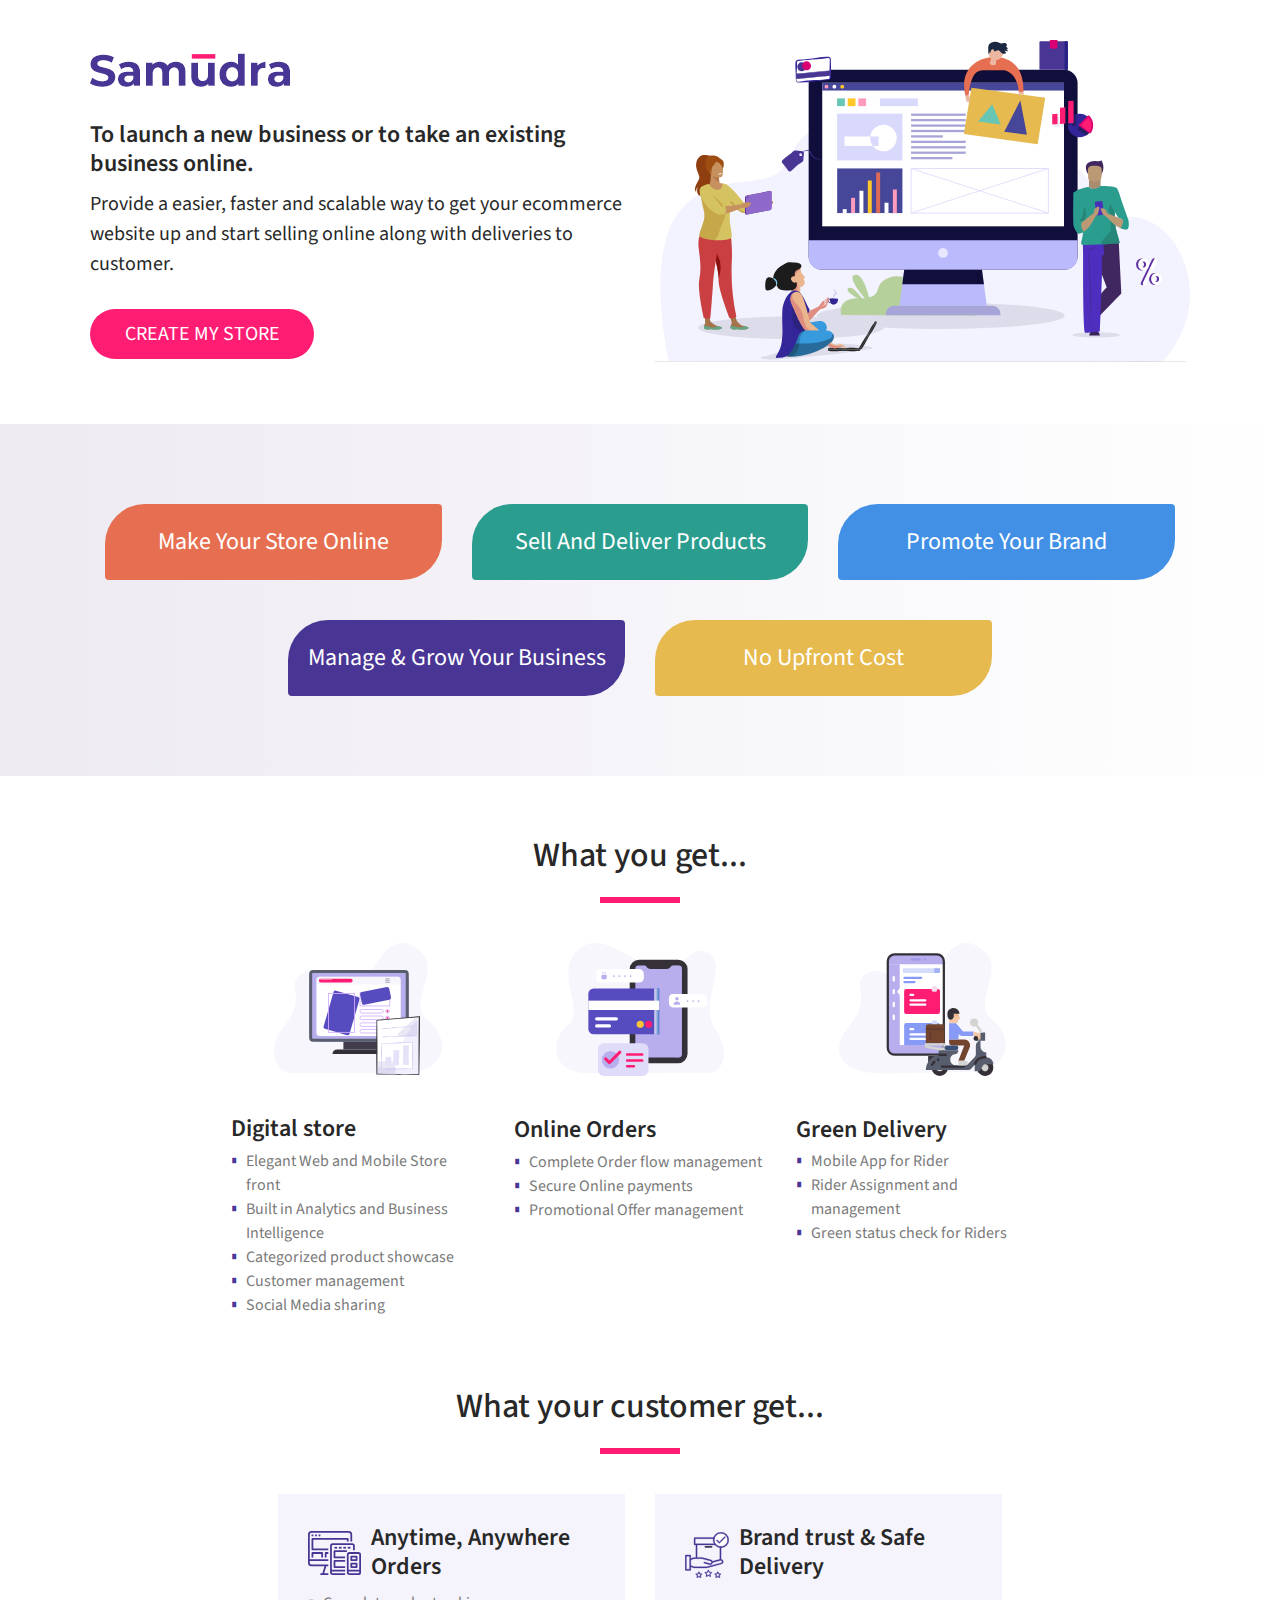
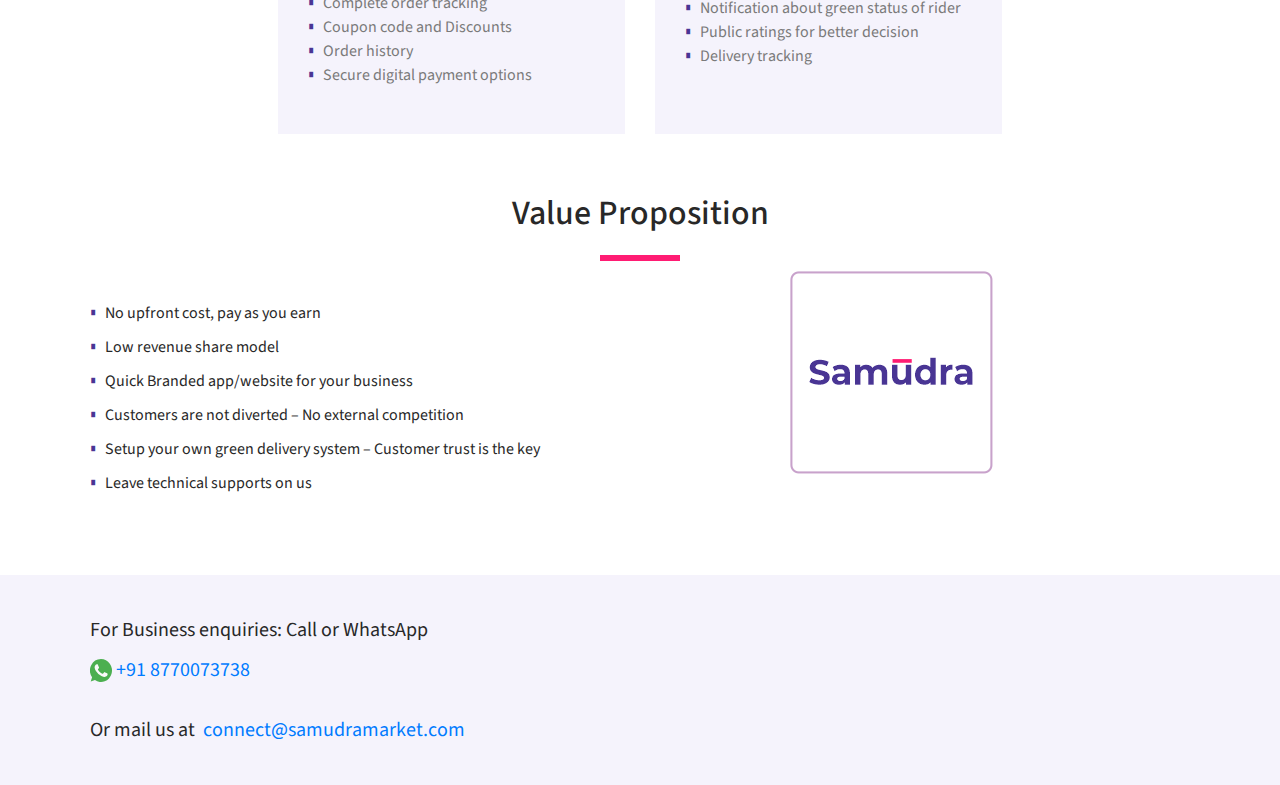
<file: Samudra/Samudra-UI/index.html>
<!doctype html>
<html>
<head>
	<title>Samudra</title>
	<meta charset="UTF-8">
	<meta name="keywords" content="ecommerce, online, products, shopping, samudra, store, food, groceries">
    <meta name="description" content="To launch a new business or to take an existing business online.  Provide a easier, faster and scalable way to get your ecommerce website up and start selling online along with deliveries to customer.">
    <meta name="author" content="Transility">
    <meta name="viewport" content="width=device-width, initial-scale=1.0">
	
	<link href="https://fonts.googleapis.com/css2?family=Source+Sans+Pro:wght@300;400;600;700;900&display=swap" rel="stylesheet">
	<link rel="stylesheet" href="resources/css/bootstrap/bootstrap.min.css">
	<link rel="icon" type="image/x-icon" sizes="16x16" href="assets/images/icon/favicon.ico">
	<link href="resources/css/style.css" rel="stylesheet">
</head>
<body>
	
	<!-- This is banner section-->		
	 <section class="banner">
		<div class="container">
			<div class="row banner-top">
             <div class="col-12 col-md-6 align-items-center">
                 <div class="banner-caption">
					<img src="assets/images/png/logo.png" class="img-fluid" alt="logo">
					<h3>To launch a new business or to take an existing business online.</h3>
					<p>Provide a easier, faster and scalable way to get your ecommerce website up and start selling online along with deliveries to customer.</p>
				    <div class="store-button">
					<a href="https://api.whatsapp.com/send?phone=+9187700 73738&text=Hi%2C+I+am+Interested+to+Create+my+store." target="_blank">Create My Store</a>	 
				    </div>
				</div>
			</div>
	
		         <div class="col-12 col-md-6">
					<div class="banner-image">
				        <img src="assets/images/svg/banner-image.svg" class="img-fluid" alt="banner">
					</div>
				</div>
		   </div>
	</div>
</section>
	
<!-- This is the tags section-->
<section class="tags attribute-section">
<div class="container">
		
	<div class="row attribute-section-row-1 tags-mr d-flex justify-content-center">
	    <div class="col-12 col-md-4 col-sm-12">
			<div class="tag-a orange-bg">Make Your Store Online</div>
		</div>
		<div class="col-12 col-md-4 col-sm-12">
			<div class="tag-a green-bg">Sell And Deliver Products</div>
		</div>
		<div class="col-12 col-md-4 col-sm-12">
			<div class="tag-a blue-bg">Promote Your Brand</div>	
		</div>			
	</div>
		<div class="row attribute-section-row-2 d-flex justify-content-center">
	      <div class="col-12 col-md-4 col-sm-12">
			<div class="tag-a purple-bg">Manage & Grow Your Business</div>
			</div>
			<div class="col-12 col-md-4 col-sm-12">
			<div class="tag-a yellow-bg">No Upfront Cost</div>
			</div>
		</div>
</div>
</section>

<!-- This is the What-you-get section-->
		
<section class="what-you-get">
	<div class="container">
	<h1>What you get...</h1>
     <div class="row wyg justify-content-center">
	    <div class="col-12 col-sm-12 col-md-3 wyg-card">
			<div class="wyg-box">
				<div class="wyg-img">
		  <img src="assets/images/svg/wyg-1.svg" class="img-fluid" alt="wyg-1">
				</div>
				<div class="wyg-content">
		  <h3 class="mt-0">Digital store</h3>
		     <ul>
                   <li>Elegant Web and Mobile Store front</li>
                   <li>Built in Analytics and Business Intelligence </li>
                   <li>Categorized product showcase</li>
			       <li>Customer management</li>
			       <li>Social Media sharing</li>
              </ul> 
					</div>
		</div>
			</div>
		 <!--<div class="col-12 col-sm-12 col-md-3 wyg-card">
		   <img src="assets/images/wyg-2.svg" class="img-fluid" alt="wyg-2">
		   <h3>Products Showcasing</h3>
		   <ul>
                   <li>Shopping cart</li>
                   <li>End User Management</li>
                   <li>Promotional Offers</li>
              </ul> 
		</div>-->
		 <div class="col-12 col-sm-12 col-md-3 wyg-card">
		   <img src="assets/images/svg/wyg-3.svg" class="img-fluid" alt="wyg-3">
		   <h3>Online Orders</h3>
		   <ul>
                   <li>Complete Order flow management</li>
                   <li>Secure Online payments</li>
                   <li>Promotional Offer management</li>
              </ul> 
		</div>
		 <div class="col-12 col-sm-12 col-md-3 wyg-card">
		   <img src="assets/images/svg/wyg-4.svg" class="img-fluid" alt="wyg-4">
		   <h3>Green Delivery</h3>
		   <ul>
                  <li>Mobile App for Rider</li>
                 <li>Rider Assignment and management </li>
			    <li>Green status check for Riders</li>  
              </ul> 	 
		</div>
	 </div>
	</div>
</section>
	
<!-- This is the What your customer get... section-->
<section class="What-your-customer-get">
<div class="container">
	<h1>What your customer get...</h1>
	<div class="row wycg justify-content-center">
	    <div class="col-md-4 col-12 col-sm-12">
			<div class="wycg-card">
			<div class="media wycg-title">
             <img class="mr-3 img-fluid" src="assets/images/svg/wycg-1.svg" alt="wycg-1">
              <div class="media-body">
                <h3 class="mt-0 wycg-heading">Anytime, Anywhere Orders  </h3>
			  </div>
             </div>
			 <ul>
                   <li>Complete order tracking</li>
				 <li> Coupon code and Discounts</li>
                   <li>Order history </li>
                   <li>Secure digital payment options </li>
              </ul>
          </div>
		</div>
		
		<!--<div class="col-md-4 col-12 col-sm-12">
			<div class="wycg-card">
			<div class="media wycg-title">
             <img class="mr-3 img-fluid" src="assets/images/wycg-2.svg" alt="wycg-2">
              <div class="media-body">
                <h3 class="mt-0">Promo coupons and ratings</h3>
              </div>
             </div>
			<ul>
                   <li>Coupon code and Discounts</li>
                     <li>Updates on products</li>
            </ul>
          </div>
		</div> -->
		
		
		<div class="col-md-4 col-12 col-sm-12 ">
			<div class="wycg-card">
			<div class="media wycg-title">
             <img class="mr-3 img-fluid" src="assets/images/svg/wycg-3.svg" alt="wycg-3">
              <div class="media-body">
                <h3 class="mt-0">Brand trust & Safe Delivery </h3>
              </div>
             </div>
			<ul>
                   <li>Notification about green status of rider </li>
                     <li>Public ratings for better decision</li>
                     <li>Delivery tracking</li>
                  </ul>
          </div>	
		</div>
	</div>	
</div>
</section>
	
<!-- How (Our Name) is better then... section-->
<section class="our-name">
<div class="container">
	<h1>Value Proposition</h1>
	<div class="row">
		 <div class="col-12 col-md-6 col-sm-12 our-name-left">
			<ul>
                   <li>No upfront cost, pay as you earn</li>
                     <li>Low revenue share model </li>
                     <li>Quick Branded app/website for your business  </li>
					 <li>Customers are not diverted – No external competition </li>
				<li>Setup your own green delivery system – Customer trust is the key</li>
					 <li>Leave technical supports on us</li>
				
				
			 </ul>	 
		</div>
		
		<div class="col-12 col-md-6 col-sm-12">
			<div class="brand-logo img-fluid"><img src="assets/images/png/brand.png" alt="brand-logo"></div>
			</div>
           
         </div>
	</div>	
</div>
</section>
	
<!-- footer section-->
<footer>
	<div class="container">
		<div class="row justify-content-between align-items-center">
		 <div class="col-auto footer-left">
			 <div class="footer-whtsap">
			<p>For Business  enquiries: Call or WhatsApp</p>
				 <a href="https://api.whatsapp.com/send?phone=+9187700 73738&text=Hi%2C+I+am+interested+to+Create+my+Store." target="_blank">
			<img src="assets/images/svg/whatsapp.svg" alt="whatsapp">&nbsp;<span>+91 8770073738</span></a>
<br><br> Or mail us at &nbsp;<a href="mailto:connect@samudramarket.com?subject=I am interested to Create my Store.">connect@samudramarket.com </a>
            </div>
	    </div>
			
		<div class="col-auto footer-right">
	<!--	<p>Let us reach you:</p>
			<form>
				<label for="phone"></label>
                <input type="tel" id="phone" name="phone" class="phone-number" placeholder="Enter Mobile Number" pattern="[0-9]{3}-[0-9]{3}-[0-9]{4}" maxlength="10">
				<button type="button" class="send-btn">Send</button>
			</form> -->
         </div>
		</div>
	</div>
</footer>

</body>
</html>
</file>
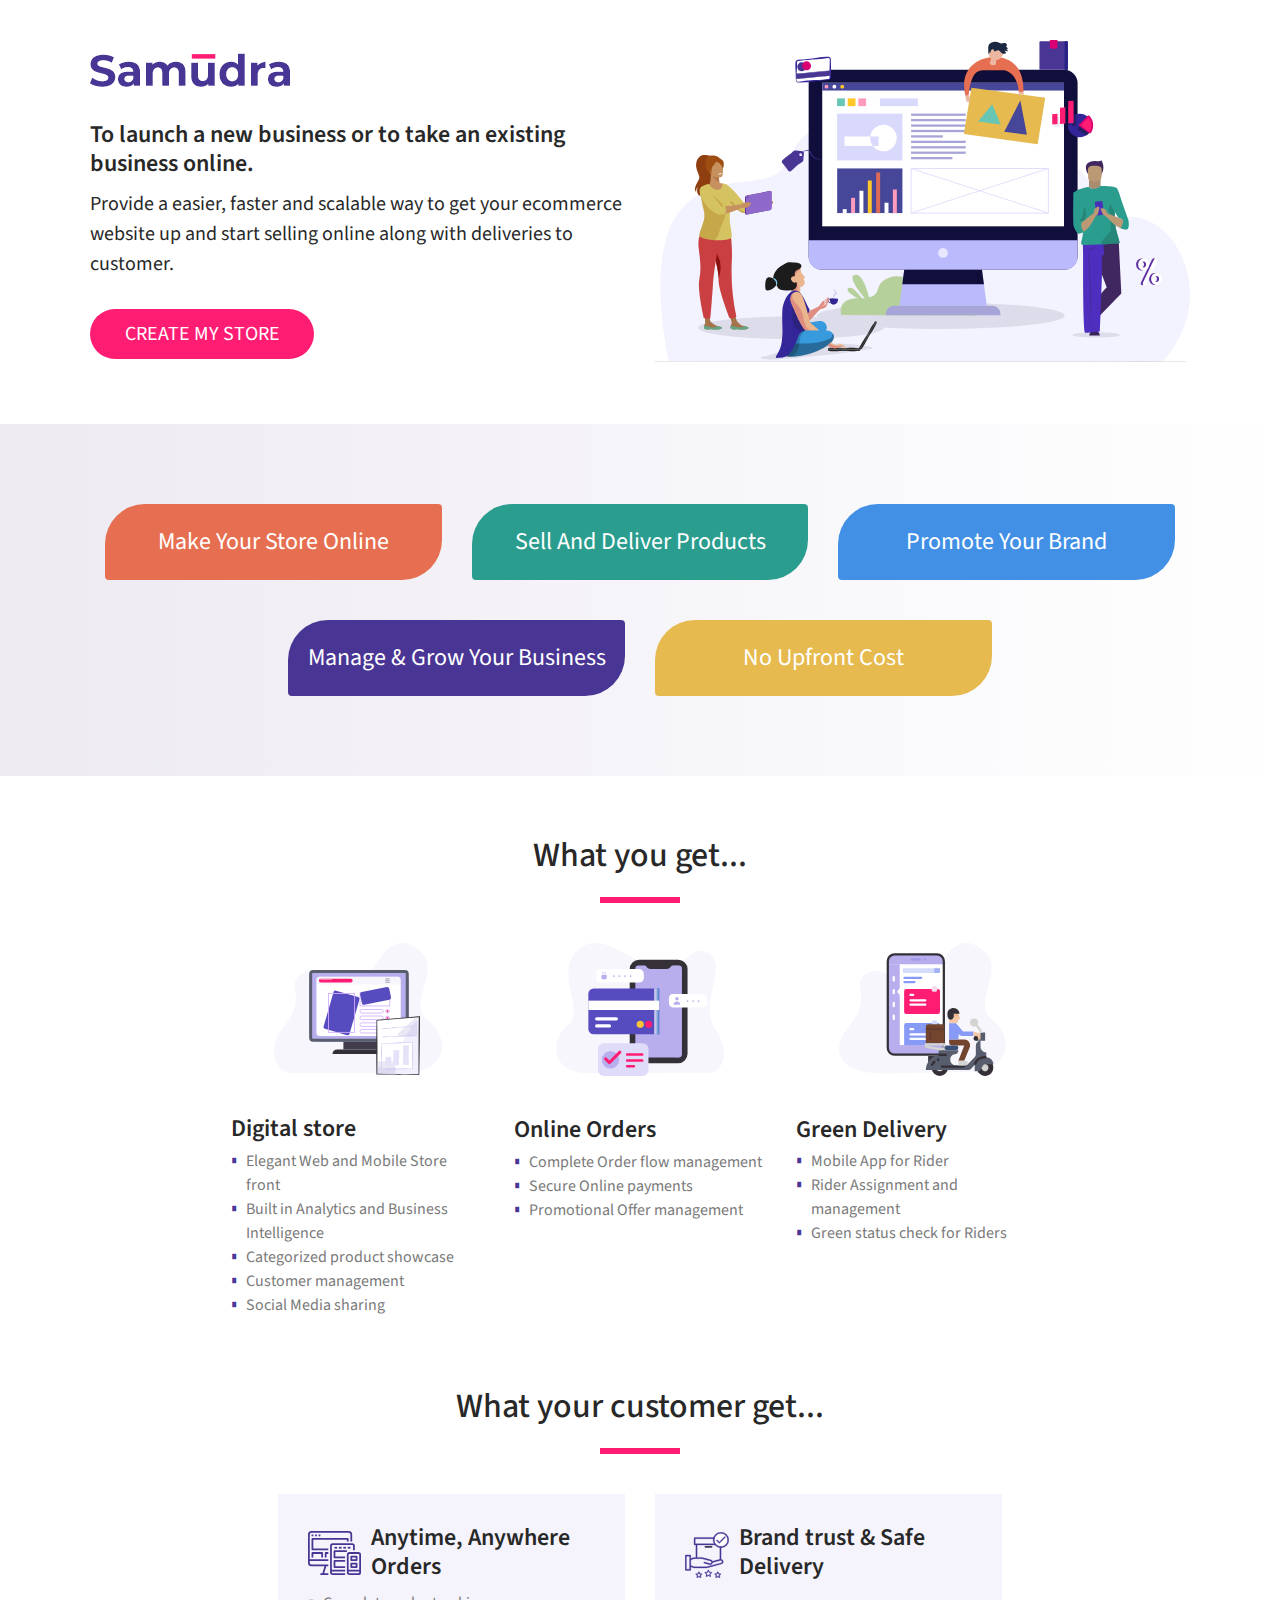
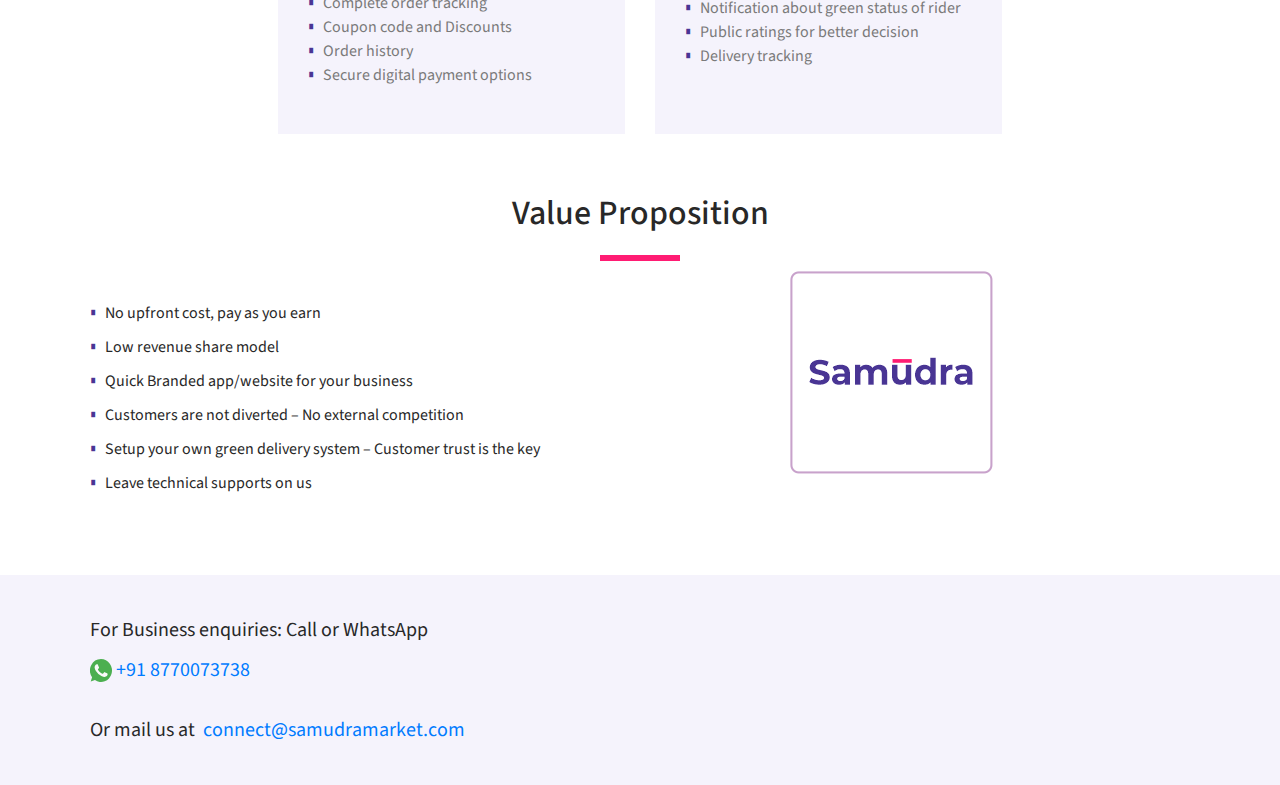
<file: index-landing.html>
<!doctype html>
<html>
<head>
	<title>Samudra</title>
	<meta charset="UTF-8">
	<meta name="keywords" content="ecommerce, online, products, shopping, samudra, store, food, groceries">
    <meta name="description" content="To launch a new business or to take an existing business online.  Provide a easier, faster and scalable way to get your ecommerce website up and start selling online along with deliveries to customer.">
    <meta name="author" content="Transility">
    <meta name="viewport" content="width=device-width, initial-scale=1.0">
	
	<link href="https://fonts.googleapis.com/css2?family=Source+Sans+Pro:wght@300;400;600;700;900&display=swap" rel="stylesheet">
	<link rel="stylesheet" href="assets/css/bootstrap/bootstrap.min.css">
	<link rel="icon" type="image/x-icon" sizes="16x16" href="assets/images/landing-page/ico/favicon.ico">
	<link href="assets/css/landing-style.css" rel="stylesheet">
</head>
<body>
	
	<!-- This is banner section-->		
	 <section class="banner">
		<div class="container">
			<div class="row banner-top">
             <div class="col-12 col-md-6 align-items-center">
                 <div class="banner-caption">
					<img src="assets/images/landing-page/png/logo.png" class="img-fluid" alt="logo">
					<h3>To launch a new business or to take an existing business online.</h3>
					<p>Provide a easier, faster and scalable way to get your ecommerce website up and start selling online along with deliveries to customer.</p>
				    <div class="store-button">
					<a href="https://api.whatsapp.com/send?phone=+9187700 73738&text=Hi%2C+I+am+Interested+to+Create+my+store." target="_blank">Create My Store</a>	 
				    </div>
				</div>
			</div>
	
		         <div class="col-12 col-md-6">
					<div class="banner-image">
				        <img src="assets/images/landing-page/svg/banner-image.svg" class="img-fluid" alt="banner">
					</div>
				</div>
		   </div>
	</div>
</section>
	
<!-- This is the tags section-->
<section class="tags attribute-section">
<div class="container">
		
	<div class="row attribute-section-row-1 tags-mr d-flex justify-content-center">
	    <div class="col-12 col-md-4 col-sm-12">
			<div class="tag-a orange-bg">Make Your Store Online</div>
		</div>
		<div class="col-12 col-md-4 col-sm-12">
			<div class="tag-a green-bg">Sell And Deliver Products</div>
		</div>
		<div class="col-12 col-md-4 col-sm-12">
			<div class="tag-a blue-bg">Promote Your Brand</div>	
		</div>			
	</div>
		<div class="row attribute-section-row-2 d-flex justify-content-center">
	      <div class="col-12 col-md-4 col-sm-12">
			<div class="tag-a purple-bg">Manage & Grow Your Business</div>
			</div>
			<div class="col-12 col-md-4 col-sm-12">
			<div class="tag-a yellow-bg">No Upfront Cost</div>
			</div>
		</div>
</div>
</section>

<!-- This is the What-you-get section-->
		
<section class="what-you-get">
	<div class="container">
	<h1>What you get...</h1>
     <div class="row wyg justify-content-center">
	    <div class="col-12 col-sm-12 col-md-3 wyg-card">
			<div class="wyg-box">
				<div class="wyg-img">
		  <img src="assets/images/landing-page/svg/wyg-1.svg" class="img-fluid" alt="wyg-1">
				</div>
				<div class="wyg-content">
		  <h3 class="mt-0">Digital store</h3>
		     <ul>
                   <li>Elegant Web and Mobile Store front</li>
                   <li>Built in Analytics and Business Intelligence </li>
                   <li>Categorized product showcase</li>
			       <li>Customer management</li>
			       <li>Social Media sharing</li>
              </ul> 
					</div>
		</div>
			</div>
		 <!--<div class="col-12 col-sm-12 col-md-3 wyg-card">
		   <img src="assets/images/wyg-2.svg" class="img-fluid" alt="wyg-2">
		   <h3>Products Showcasing</h3>
		   <ul>
                   <li>Shopping cart</li>
                   <li>End User Management</li>
                   <li>Promotional Offers</li>
              </ul> 
		</div>-->
		 <div class="col-12 col-sm-12 col-md-3 wyg-card">
		   <img src="assets/images/landing-page/svg/wyg-3.svg" class="img-fluid" alt="wyg-3">
		   <h3>Online Orders</h3>
		   <ul>
                   <li>Complete Order flow management</li>
                   <li>Secure Online payments</li>
                   <li>Promotional Offer management</li>
              </ul> 
		</div>
		 <div class="col-12 col-sm-12 col-md-3 wyg-card">
		   <img src="assets/images/landing-page/svg/wyg-4.svg" class="img-fluid" alt="wyg-4">
		   <h3>Green Delivery</h3>
		   <ul>
                  <li>Mobile App for Rider</li>
                 <li>Rider Assignment and management </li>
			    <li>Green status check for Riders</li>  
              </ul> 	 
		</div>
	 </div>
	</div>
</section>
	
<!-- This is the What your customer get... section-->
<section class="What-your-customer-get">
<div class="container">
	<h1>What your customer get...</h1>
	<div class="row wycg justify-content-center">
	    <div class="col-md-4 col-12 col-sm-12">
			<div class="wycg-card">
			<div class="media wycg-title">
             <img class="mr-3 img-fluid" src="assets/images/landing-page/svg/wycg-1.svg" alt="wycg-1">
              <div class="media-body">
                <h3 class="mt-0 wycg-heading">Anytime, Anywhere Orders  </h3>
			  </div>
             </div>
			 <ul>
                   <li>Complete order tracking</li>
				 <li> Coupon code and Discounts</li>
                   <li>Order history </li>
                   <li>Secure digital payment options </li>
              </ul>
          </div>
		</div>
		
		<!--<div class="col-md-4 col-12 col-sm-12">
			<div class="wycg-card">
			<div class="media wycg-title">
             <img class="mr-3 img-fluid" src="assets/images/wycg-2.svg" alt="wycg-2">
              <div class="media-body">
                <h3 class="mt-0">Promo coupons and ratings</h3>
              </div>
             </div>
			<ul>
                   <li>Coupon code and Discounts</li>
                     <li>Updates on products</li>
            </ul>
          </div>
		</div> -->
		
		
		<div class="col-md-4 col-12 col-sm-12 ">
			<div class="wycg-card">
			<div class="media wycg-title">
             <img class="mr-3 img-fluid" src="assets/images/landing-page/svg/wycg-3.svg" alt="wycg-3">
              <div class="media-body">
                <h3 class="mt-0">Brand trust & Safe Delivery </h3>
              </div>
             </div>
			<ul>
                   <li>Notification about green status of rider </li>
                     <li>Public ratings for better decision</li>
                     <li>Delivery tracking</li>
                  </ul>
          </div>	
		</div>
	</div>	
</div>
</section>
	
<!-- How (Our Name) is better then... section-->
<section class="our-name">
<div class="container">
	<h1>Value Proposition</h1>
	<div class="row">
		 <div class="col-12 col-md-6 col-sm-12 our-name-left">
			<ul>
                   <li>No upfront cost, pay as you earn</li>
                     <li>Low revenue share model </li>
                     <li>Quick Branded app/website for your business  </li>
					 <li>Customers are not diverted – No external competition </li>
				<li>Setup your own green delivery system – Customer trust is the key</li>
					 <li>Leave technical supports on us</li>
				
				
			 </ul>	 
		</div>
		
		<div class="col-12 col-md-6 col-sm-12">
			<div class="brand-logo img-fluid"><img src="assets/images/landing-page/png/brand.png" alt="brand-logo"></div>
			</div>
           
         </div>
	</div>	
</div>
</section>
	
<!-- footer section-->
<footer>
	<div class="container">
		<div class="row justify-content-between align-items-center">
		 <div class="col-auto footer-left">
			 <div class="footer-whtsap">
			<p>For Business  enquiries: Call or WhatsApp</p>
				 <a href="https://api.whatsapp.com/send?phone=+9187700 73738&text=Hi%2C+I+am+interested+to+Create+my+Store." target="_blank">
			<img src="assets/images/landing-page/svg/whatsapp.svg" alt="whatsapp">&nbsp;<span>+91 8770073738</span></a>
<br><br> Or mail us at &nbsp;<a href="mailto:connect@samudramarket.com?subject=I am interested to Create my Store.">connect@samudramarket.com </a>
            </div>
	    </div>
			
		<div class="col-auto footer-right">
	<!--	<p>Let us reach you:</p>
			<form>
				<label for="phone"></label>
                <input type="tel" id="phone" name="phone" class="phone-number" placeholder="Enter Mobile Number" pattern="[0-9]{3}-[0-9]{3}-[0-9]{4}" maxlength="10">
				<button type="button" class="send-btn">Send</button>
			</form> -->
         </div>
		</div>
	</div>
</footer>

</body>
</html>
</file>
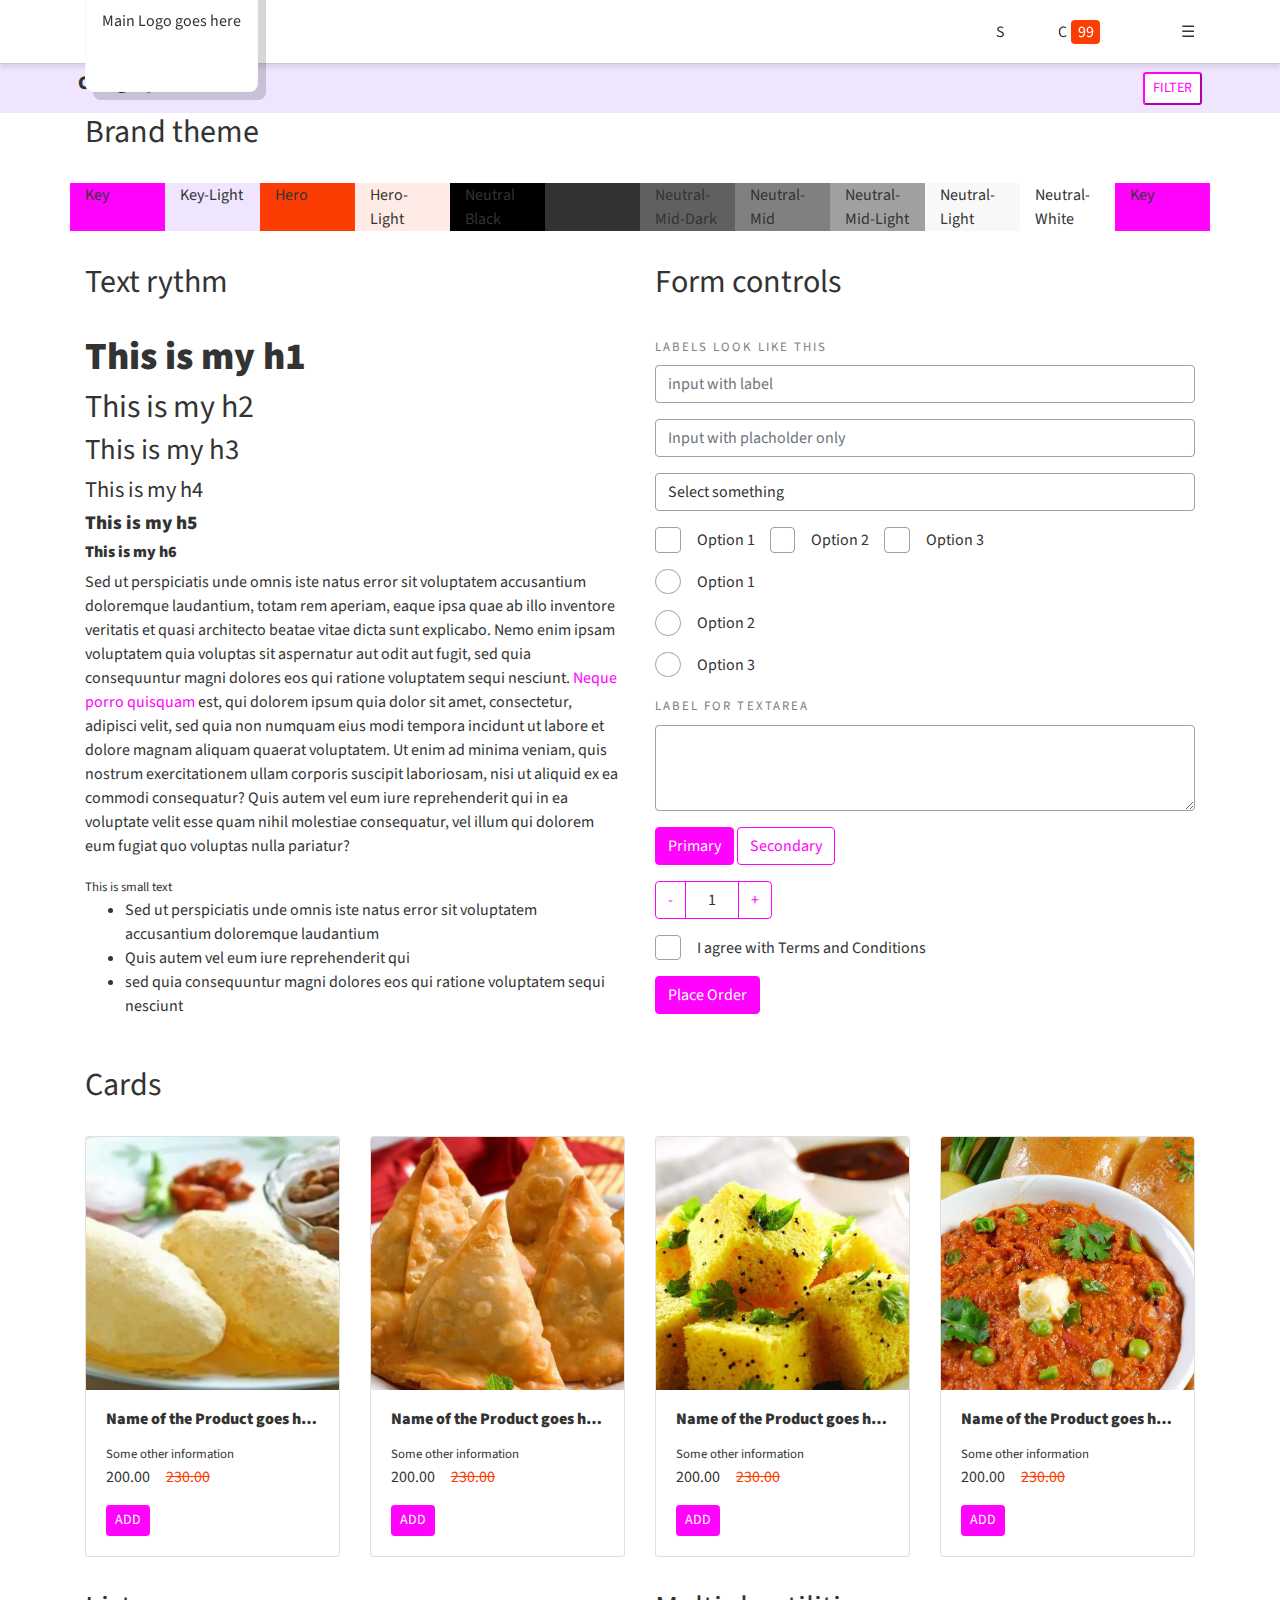
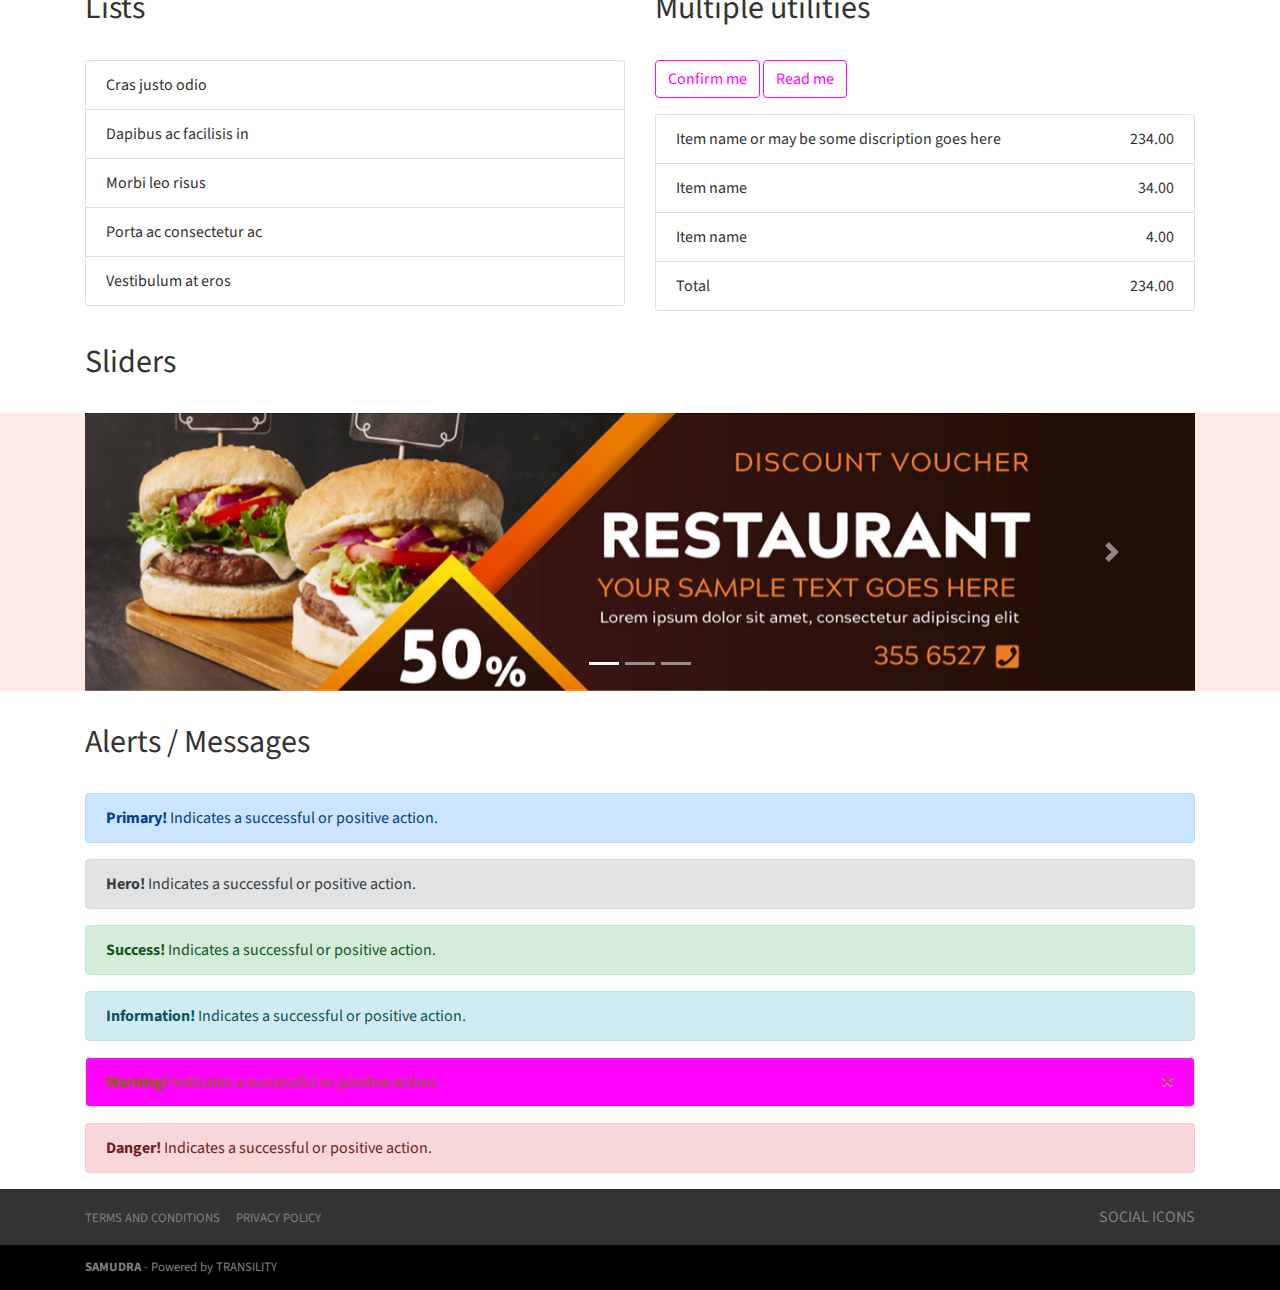
<file: Whitelabel/Whitelabel-UI/catalog.html>
<!doctype html>
<html>
<head>
<meta charset="utf-8">
<meta name="viewport" content="width=device-width, initial-scale=1.0">
<title>Catalog</title>
<link href="resources/css/bootstrap/bootstrap.min.css" rel="stylesheet" type="text/css">
<link href="resources/css/odms.css" rel="stylesheet" type="text/css">
<script src="resources/js/jquery/jquery-3.4.1.min.js"></script>
<script src="resources/js/bootstrap/bootstrap.min.js"></script>
<script src="resources/js/odms.js"></script>
</head>
<body>

	<!--Header-->
	<header>
	<div class="container">
		<div class="brander">Main Logo goes here</div>
	<div class="row">
		<div class="col-xl-9 col-lg-9 col-md-6 col-sm-4 col-xs-4 col-4"><div class="logo"></div></div>
		<div class="col-xl-1 col-lg-1 col-md-2 col-sm-2 col-xs-2 col-2 align-items-center" align="right"><div>S</div></div>
		<div class="col-xl-1 col-lg-1 col-md-2 col-sm-4 col-xs-4 col-4" align="right"><div>C<span class="badge ml-1">99</span></div></div>
		<div class="col-xl-1 col-lg-1 col-md-2 col-sm-2 col-xs-2 col-2" align="right"><div id="hamburger">&#9776;</div></div>
	</div>
	</div>
	</header>
	<div class="skin-key">
	<div class="container p-2">
	<div class="row">
		<div class="col-xl-10 col-lg-10 col-md-10 col-sm-8 col-xs-8 col-8 align-items-center"><h5>Category name</h5></div>
		<div class="col-xl-2 col-lg-2 col-md-2 col-sm-4 col-xs-4 col-4 text-right"><button class="btn-secondary btn-sm">FILTER</button></div>
	</div>
	</div>
	</div>
	<div class="container page">
	<!------------------------------------------------>	
	
	<!--Brand-->
	<div class="segment">	
	<h2 class="segment-title">Brand theme</h2>
	<div class="row">
		<div class="col-xl-1 col-lg-1 col-md-1 col-sm-1 col-xs-1 col-1" style="background-color:var(--key-color); ">Key</div>
		<div class="col-xl-1 col-lg-1 col-md-1 col-sm-1 col-xs-1 col-1" style="background-color:var(--key-light);">Key-Light</div>		
		<div class="col-xl-1 col-lg-1 col-md-1 col-sm-1 col-xs-1 col-1" style="background-color:var(--hero-color);">Hero</div>
		<div class="col-xl-1 col-lg-1 col-md-1 col-sm-1 col-xs-1 col-1" style="background-color:var(--hero-light);">Hero-Light</div>		
		<div class="col-xl-1 col-lg-1 col-md-1 col-sm-1 col-xs-1 col-1" style="background-color:var(--neutral-black);">Neutral Black</div>
		<div class="col-xl-1 col-lg-1 col-md-1 col-sm-1 col-xs-1 col-1" style="background-color:var(--neutral-dark);">Neutral Dark</div>
		<div class="col-xl-1 col-lg-1 col-md-1 col-sm-1 col-xs-1 col-1" style="background-color:var(--neutral-mid-dark);">Neutral-Mid-Dark</div>
		<div class="col-xl-1 col-lg-1 col-md-1 col-sm-1 col-xs-1 col-1" style="background-color:var(--neutral-mid);">Neutral-Mid</div>
		<div class="col-xl-1 col-lg-1 col-md-1 col-sm-1 col-xs-1 col-1" style="background-color:var(--neutral-mid-light);">Neutral-Mid-Light</div>
		<div class="col-xl-1 col-lg-1 col-md-1 col-sm-1 col-xs-1 col-1" style="background-color:var(--neutral-light);">Neutral-Light</div>
		<div class="col-xl-1 col-lg-1 col-md-1 col-sm-1 col-xs-1 col-1" style="background-color:var(--neutral-white);">Neutral-White</div>
		<div class="col-xl-1 col-lg-1 col-md-1 col-sm-1 col-xs-1 col-1" style="background-color:var(--key-color);">Key</div>		
	</div>
	</div>		
	
<div class="row segment">
<div class="col-xl-6 col-lg-6 col-md-6 col-sm-12 col-xs-12 col-12">
	<!--Typerythm-->
	<h2 class="segment-title">Text rythm</h2>		
	<h1>This is my h1</h1>
	<h2>This is my h2</h2>
	<h3>This is my h3</h3>
	<h4>This is my h4</h4>
	<h5>This is my h5</h5>
	<h6>This is my h6</h6>
	<p>
		Sed ut perspiciatis unde omnis iste natus error sit voluptatem accusantium doloremque laudantium, totam rem aperiam, eaque ipsa quae ab illo inventore veritatis et quasi architecto beatae vitae dicta sunt explicabo. Nemo enim ipsam voluptatem quia voluptas sit aspernatur aut odit aut fugit, sed quia consequuntur magni dolores eos qui ratione voluptatem sequi nesciunt. <a href="">Neque porro quisquam</a> est, qui dolorem ipsum quia dolor sit amet, consectetur, adipisci velit, sed quia non numquam eius modi tempora incidunt ut labore et dolore magnam aliquam quaerat voluptatem. Ut enim ad minima veniam, quis nostrum exercitationem ullam corporis suscipit laboriosam, nisi ut aliquid ex ea commodi consequatur? Quis autem vel eum iure reprehenderit qui in ea voluptate velit esse quam nihil molestiae consequatur, vel illum qui dolorem eum fugiat quo voluptas nulla pariatur?
	</p>
	<small>This is small text</small>
	<ul>
		<li>Sed ut perspiciatis unde omnis iste natus error sit voluptatem accusantium doloremque laudantium</li>
		<li>Quis autem vel eum iure reprehenderit qui</li>
		<li>sed quia consequuntur magni dolores eos qui ratione voluptatem sequi nesciunt</li>
	</ul>	

</div>
<div class="col-xl-6 col-lg-6 col-md-6 col-sm-12 col-xs-12 col-12">
	<!--Forms-->
	<h2 class="segment-title">Form controls</h2>
		
	<label for="inputext">Labels Look like this</label>
    <input type="text" class="form-control" id="" placeholder="input with label" aria-describedby="">
		
    <input type="text" class="form-control" id="" placeholder="Input with placholder only" aria-describedby="">		
	
    <select class="form-control" id="">
      <option>Select something</option>		
      <option>1</option>
      <option>2</option>
      <option>3</option>
      <option>4</option>
      <option>5</option>
    </select>
		
		
	<div class="form-check-inline">
  		<label class="form-check-label">
    	<input type="checkbox" value="">Option 1
  		</label>
	</div>
	<div class="form-check-inline">
  		<label class="form-check-label">
    	<input type="checkbox" value="">Option 2
  		</label>
	</div>
	<div class="form-check-inline">
  		<label class="form-check-label">
    	<input type="checkbox" value="" disabled>Option 3
  		</label>
	</div>		
	
	<div class="form-check">
  		<label class="form-check-label">
    	<input type="radio" name="optradio">Option 1
  		</label>
	</div>
	<div class="form-check">
  		<label class="form-check-label">
    	<input type="radio" name="optradio">Option 2
  		</label>
	</div>
	<div class="form-check">
  		<label class="form-check-label">
    	<input type="radio" name="optradio" disabled>Option 3
  		</label>
	</div>
	
    <label for="Texarea">Label for Textarea</label>
    <textarea class="form-control" id="Texarea" rows="3"></textarea>
		
	<div class="group">
	<button type="button" class="btn btn-primary">Primary</button>
	<button type="button" class="btn btn-secondary">Secondary</button>
	</div>
		
	<div class="input-group quantifier group">
		<div class="input-group-prepend"><button type="button" class="btn btn-secondary">-</button></div>
		<input type="text" class="form-control text-center" value="1" id="quantity" aria-describedby="">
		<div class="input-group-append"><button type="button" class="btn btn-secondary">+</button></div>
	</div> 
	
	<div class="group">
		<div class="form-check">
  		<label class="form-check-label">
    	<input type="checkbox" value="checked">I agree with Terms and Conditions
  		</label>
		</div>
		<button class="btn btn-primary d-block">Place Order</button>
	</div>

</div>
</div>		
		
	<!--Components-->		
		
	<h2 class="segment-title">Cards</h2>	
		
	<div class="row segment">
	<div class="col-xl-3 col-lg-3 col-md-3 col-sm-4 col-xs-6 col-6">
	<div class="card">
  	<img src="assets/images/cms/products/png/p1.png" class="card-img-top" alt="...">
  	<div class="card-body">
    <h6 class="card-title text-truncate">Name of the Product goes here amn trimmed</h6>
	<small>Some other information</small>
    <p class="card-text">200.00<del>230.00</del></p>
	<button type="button" class="btn btn-primary btn-sm">ADD</button>
  	</div>
	</div>
	</div>
		
	<div class="col-xl-3 col-lg-3 col-md-3 col-sm-4 col-xs-6 col-6">
	<div class="card">
  	<img src="assets/images/cms/products/png/p2.png" class="card-img-top" alt="...">
  	<div class="card-body">
    <h6 class="card-title text-truncate">Name of the Product goes here amn trimmed</h6>
	<small>Some other information</small>
    <p class="card-text">200.00<del>230.00</del></p>
	<button type="button" class="btn btn-primary btn-sm">ADD</button>
  	</div>
	</div>
	</div>
		
	<div class="col-xl-3 col-lg-3 col-md-3 col-sm-4 col-xs-6 col-6">
	<div class="card">
  	<img src="assets/images/cms/products/png/p3.png" class="card-img-top" alt="...">
  	<div class="card-body">
    <h6 class="card-title text-truncate">Name of the Product goes here amn trimmed</h6>
    <small>Some other information</small>
	<p class="card-text">200.00<del>230.00</del></p>
	<button type="button" class="btn btn-primary btn-sm">ADD</button>
  	</div>
	</div>
	</div>
		
	<div class="col-xl-3 col-lg-3 col-md-3 col-sm-4 col-xs-6 col-6">
	<div class="card">
  	<img src="assets/images/cms/products/png/p4.png" class="card-img-top" alt="...">
  	<div class="card-body">
    <h6 class="card-title text-truncate">Name of the Product goes here amn trimmed</h6>
	<small>Some other information</small>
	<p class="card-text">200.00<del>230.00</del></p>
	<button type="button" class="btn btn-primary btn-sm">ADD</button>
  	</div>
	</div>
	</div>		
		
	</div>
		
<div class="row segment">
<div class="col-xl-6 col-lg-6 col-md-6 col-sm-12 col-xs-12 col-12">
	<h2 class="segment-title">Lists</h2>
	<ul class="list-group">
  	<li class="list-group-item">Cras justo odio</li>
  	<li class="list-group-item">Dapibus ac facilisis in</li>
  	<li class="list-group-item">Morbi leo risus</li>
  	<li class="list-group-item">Porta ac consectetur ac</li>
  	<li class="list-group-item">Vestibulum at eros</li>
	</ul>	
</div>
	
<div class="col-xl-6 col-lg-6 col-md-6 col-sm-12 col-xs-12 col-12">
	<h2 class="segment-title">Multiple utilities</h2>
	<div class="group">
	<button type="button" class="btn btn-secondary" data-toggle="modal" data-target="#confirms">Confirm me</button>	
	<button type="button" class="btn btn-secondary" data-toggle="modal" data-target="#legals">Read me</button>
	</div>
	
	<div class="list-group">
	<li class="list-group-item"><span>Item name or may be some discription goes here</span><span class="float-right text-right text-nowrap">234.00</span></li>
	<li class="list-group-item"><span>Item name</span><span class="float-right text-right text-nowrap">34.00</span></li>
	<li class="list-group-item"><span>Item name</span><span class="float-right text-right text-nowrap">4.00</span></li>
	<li class="list-group-item"><span>Total</span><span class="float-right text-right text-nowrap">234.00</span></li>
	</div>
	
</div>	
</div>		
	
	<h2 class="segment-title">Sliders</h2>
	</div>
	<div class="skin-hero segment">
	<div class="container">
	<div id="carouselExampleIndicators" class="carousel slide" data-ride="carousel">
  	<ol class="carousel-indicators">
    <li data-target="#carouselExampleIndicators" data-slide-to="0" class="active"></li>
    <li data-target="#carouselExampleIndicators" data-slide-to="1"></li>
    <li data-target="#carouselExampleIndicators" data-slide-to="2"></li>
  	</ol>
  	<div class="carousel-inner">
    <div class="carousel-item active">
      <img src="assets/images/cms/carousel/png/1.png" class="d-block w-100" alt="...">
    </div>
    <div class="carousel-item">
      <img src="assets/images/cms/carousel/png/2.png" class="d-block w-100" alt="...">
    </div>
    <div class="carousel-item">
      <img src="assets/images/cms/carousel/png/3.png" class="d-block w-100" alt="...">
    </div>
  	</div>
  	<a class="carousel-control-prev" href="#carouselExampleIndicators" role="button" data-slide="prev">
    <span class="carousel-control-prev-icon" aria-hidden="true"></span>
    <span class="sr-only">Previous</span>
  	</a>
  	<a class="carousel-control-next" href="#carouselExampleIndicators" role="button" data-slide="next">
    <span class="carousel-control-next-icon" aria-hidden="true"></span>
    <span class="sr-only">Next</span>
  	</a>
	</div>	
	</div>
	</div>
	
	<div class="container">	
	<h2 class="segment-title">Alerts / Messages</h2>
		
	<div class="alert alert-primary">
  	<strong>Primary!</strong> Indicates a successful or positive action.
	</div>
		
	<div class="alert alert-secondary">
  	<strong>Hero!</strong> Indicates a successful or positive action.
	</div>
		
	<div class="alert alert-success">
  	<strong>Success!</strong> Indicates a successful or positive action.
	</div>
		
	<div class="alert alert-info">
  	<strong>Information!</strong> Indicates a successful or positive action.
	</div>
		
	<div class="alert alert-warning alert-dismissible fade show">
  	<strong>Warning!</strong> Indicates a successful or positive action.
	<button type="button" class="close" data-dismiss="alert" aria-label="Close"><span aria-hidden="true">&times;</span></button>
	</div>
		
	<div class="alert alert-danger">
  	<strong>Danger!</strong> Indicates a successful or positive action.
	</div>		
	
</div>	
		
	<!------------------------------------------------>

	<!--Footer-->
	<footer>
		<div id="footer-business"><div class="container">
			<div class="row">
			<div class="col-xl-8 col-lg-8 col-md-8 col-sm-12 col-xs-12 col-12">
			<div class="d-inline small"><a href="" data-toggle="modal" data-target="#legals">Terms and Conditions</a></div>
			<div class="d-inline small"><a href="" data-toggle="modal" data-target="#legals">Privacy Policy</a></div>
			</div>
			<div class="col-xl-4 col-lg-4 col-md-4 col-sm-12 col-xs-12 col-12">
			<div align="right">Social icons</div>
			</div>		
			</div>			
		</div></div>
		<div id="footer-odms"><div class="container">
			<div class="row"><div class="col-12 small"><b>SAMUDRA</b> - Powered by <a href="">TRANSILITY</a></div></div>
		</div></div>
	</footer>
	
	
	<!--Modal-->
	<div class="modal" tabindex="-1" role="dialog" id="confirms" data-backdrop="static">
  	<div class="modal-dialog modal-dialog-centered"><div class="modal-content">
	<h4>Would you like to close this message now?</h4>
	<div class="modal-footer">
	<button type="button" class="btn btn-primary" data-dismiss="modal">Yes</button>
	<button type="button" class="btn btn-secondary" data-dismiss="modal">No</button>	
	</div>
    </div></div>
	</div>
	
	<div class="modal" tabindex="-1" role="dialog" id="legals">
  	<div class="modal-dialog modal-dialog-scrollable"><div class="modal-content">
		<h4>Read me</h4>
	<div class="modal-body">
		<p>Sed ut perspiciatis unde omnis iste natus error sit voluptatem accusantium doloremque laudantium, totam rem aperiam, eaque ipsa quae ab illo inventore veritatis et quasi architecto beatae vitae dicta sunt explicabo. Nemo enim ipsam voluptatem quia voluptas sit aspernatur aut odit aut fugit, sed quia consequuntur magni dolores eos qui ratione voluptatem sequi nesciunt. Neque porro quisquam est, qui dolorem ipsum quia dolor sit amet, consectetur, adipisci velit, sed quia non numquam eius modi tempora incidunt ut labore et dolore magnam aliquam quaerat voluptatem. Ut enim ad minima veniam, quis nostrum exercitationem ullam corporis suscipit laboriosam, nisi ut aliquid ex ea commodi consequatur? Quis autem vel eum iure reprehenderit qui in ea voluptate velit esse quam nihil molestiae consequatur, vel illum qui dolorem eum fugiat quo voluptas nulla pariatur?</p>
		<p>Sed ut perspiciatis unde omnis iste natus error sit voluptatem accusantium doloremque laudantium, totam rem aperiam, eaque ipsa quae ab illo inventore veritatis et quasi architecto beatae vitae dicta sunt explicabo. Nemo enim ipsam voluptatem quia voluptas sit aspernatur aut odit aut fugit, sed quia consequuntur magni dolores eos qui ratione voluptatem sequi nesciunt. Neque porro quisquam est, qui dolorem ipsum quia dolor sit amet, consectetur, adipisci velit, sed quia non numquam eius modi tempora incidunt ut labore et dolore magnam aliquam quaerat voluptatem. Ut enim ad minima veniam, quis nostrum exercitationem ullam corporis suscipit laboriosam, nisi ut aliquid ex ea commodi consequatur? Quis autem vel eum iure reprehenderit qui in ea voluptate velit esse quam nihil molestiae consequatur, vel illum qui dolorem eum fugiat quo voluptas nulla pariatur?</p>		
	</div>
	<div class="modal-footer">
	<button type="button" class="btn btn-secondary" data-dismiss="modal">Close</button>	
	</div>
    </div></div>
	</div>	
	
	<!--Sidebar-->
	<div class="drawer">
		<div>
		<span id="closemenu">CLSOE</span>
		</div>
		<div id="usermenu">
		<ul class="list-group">
		<li class="list-group-item">Brand logo</li>	
  		<li class="list-group-item">9898787656</li>
  		<li class="list-group-item"><a href="">Profile</a></li>
  		<li class="list-group-item"><a href="">Orders</a></li>
  		<li class="list-group-item"><a href="">Wallet</a></li>
  		<li class="list-group-item"><a href="">More</a></li>
		</ul>
		</div>
	</div>	
	
</body>
</html>
</file>
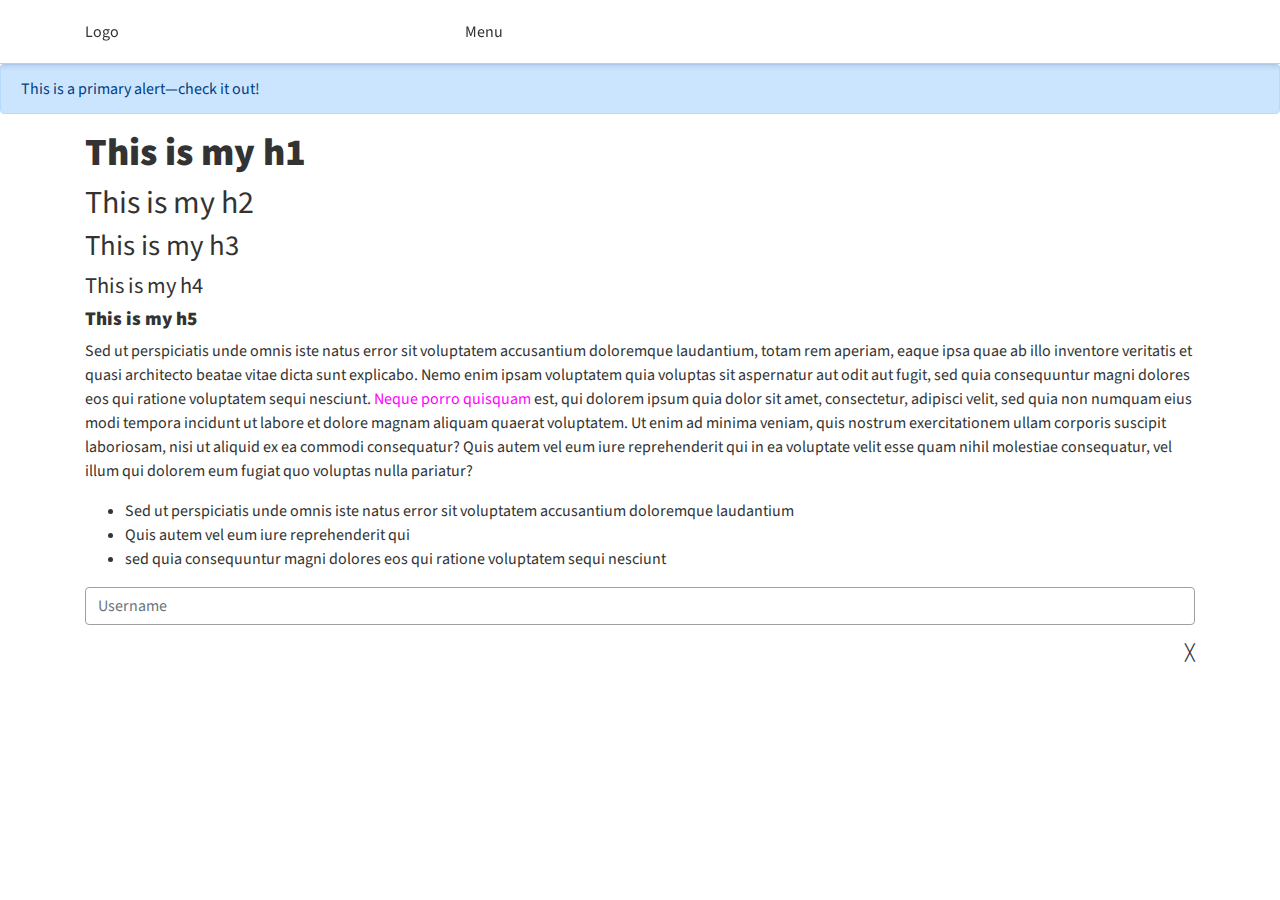
<file: Whitelabel/Whitelabel-UI/theming.html>
<!doctype html>
<html>
<head>
<meta charset="utf-8">
<meta name="viewport" content="width=device-width, initial-scale=1.0">
<title>Sai</title>
<link href="resources/css/bootstrap/bootstrap.min.css" rel="stylesheet" type="text/css">
<link href="resources/css/odms.css" rel="stylesheet" type="text/css">
<script src="resources/js/jquery/jquery-3.4.1.min.js"></script>
<script src="resources/js/bootstrap/bootstrap.min.js"></script>
<script src="resources/js/odms.js"></script>
</head>
<body>

	<!--Header-->
	<header>
	<div class="container">
	<div class="row">
		<div class="col-xl-4 col-lg-4 col-md-4 col-sm-8 col-xs-8 col-8">
		<div>Logo</div>
		</div>
		<div class="col-xl-8 col-lg-8 col-md-8 col-sm-4 col-xs-4 col-4">
		<div>Menu</div>
		</div>			
	</div>
	</div>
	</header>
	
	<div class="alert alert-primary" role="alert">This is a primary alert—check it out!</div>
	
	<div class="container">


	<!--Typerythm-->
	<h1>This is my h1</h1>
	<h2>This is my h2</h2>
	<h3>This is my h3</h3>
	<h4>This is my h4</h4>
	<h5>This is my h5</h5>
	<p>
		Sed ut perspiciatis unde omnis iste natus error sit voluptatem accusantium doloremque laudantium, totam rem aperiam, eaque ipsa quae ab illo inventore veritatis et quasi architecto beatae vitae dicta sunt explicabo. Nemo enim ipsam voluptatem quia voluptas sit aspernatur aut odit aut fugit, sed quia consequuntur magni dolores eos qui ratione voluptatem sequi nesciunt. <a href="">Neque porro quisquam</a> est, qui dolorem ipsum quia dolor sit amet, consectetur, adipisci velit, sed quia non numquam eius modi tempora incidunt ut labore et dolore magnam aliquam quaerat voluptatem. Ut enim ad minima veniam, quis nostrum exercitationem ullam corporis suscipit laboriosam, nisi ut aliquid ex ea commodi consequatur? Quis autem vel eum iure reprehenderit qui in ea voluptate velit esse quam nihil molestiae consequatur, vel illum qui dolorem eum fugiat quo voluptas nulla pariatur?
	</p>
	<ul>
		<li>Sed ut perspiciatis unde omnis iste natus error sit voluptatem accusantium doloremque laudantium</li>
		<li>Quis autem vel eum iure reprehenderit qui</li>
		<li>sed quia consequuntur magni dolores eos qui ratione voluptatem sequi nesciunt</li>
	</ul>
	
	<!--Forms-->
		
	<input type="text" class="form-control" placeholder="Username" aria-label="Username" aria-describedby="basic-addon1">		
	
	<!--Fotoer-->
	<footer>
	<div id="footer1">
		<div class="container">
		<div class="row"> 
		</div>
		</div>
	</div>
	</footer>
	
	<!--Sidebar-->
	<div class="sidebar" id="sidebar">
		<div class="text-right"><span id="closemenu">&#9587;</span></div>
		<div id="header-mobilelinks"></div>
	</div>

</body>
</html>
</file>
<file: Samudra/Samudra-UI/resources/css/style.css>
*{
	margin: 0;
    padding: 0;
    box-sizing: border-box;
	}
html
 	{
 	font-size:10px; 
	}
h1{
	font-size: 3.4rem;
	text-align: center;
	margin-top:6rem;
}
h1:after
  {
	content:"";
	display:block;
	width:80px;
	border-top: 6px solid #FF1C73;
	margin:2rem 0 4rem 0;
	margin-left: auto;
	margin-right:auto;
  }
h3
  {
	font-size:2.4rem;
	font-weight: 600;
	
  }
p{
	font-size:2rem;
}
ul{
	font-size:1.6rem;
	color:#7A7A7A;
	
}
ul li::before {
  content: "\220E";
  color: #493594;
  font-weight: bold;
  display: inline-block;
  width: 1em;
  font-size:10px;
  position: absolute;
    left: 0;
    top: 4px;
}
li{
	list-style-type: none;
	position: relative;
    padding-left: 15px;
}


@media(max-width: 1200px){
	html{
		font-size:12px;
	}}
@media(max-width: 1100px){
	html{
		font-size:8px;
	}}
@media(max-width: 992px){
	html{
		font-size:8px;
	}}
@media(max-width: 768px){
	html{
		font-size:6.5px;
	}}
@media(max-width: 576px){
	html{
		font-size:7px;
	}}	

body
 	{
    font-family: 'Source Sans Pro', sans-serif;
    color: #282828;
    font-size: 1rem;
 	}
.container
 	{
 	width: 1140px;
    margin-left: auto;
    margin-right: auto;
    max-width: 100%;
    padding-left: 2rem;
    padding-right: 2rem;
 	}
img{
	max-width:100%;
	}

.banner-top
   {
	margin-top:4rem;
   }

.banner-caption h3
 	{
	margin-top: 2rem;
    }
.banner-caption p
    {
	margin-top: 1rem;
	
    }
.banner-image img
{
	display: block;
    width: 100%;
    max-width: 100%;
}

.store-button
  {
  background-color: #FF1C73;
  border-radius: 28px;
  padding: 10px;
  text-align: center;
  font-size: 2rem;
  text-transform:uppercase;
  max-width:100%;
  width:22.4rem;
  margin-top:3rem;
  }

.store-button a
  {
	text-decoration: none;
	color:white;
   }
.attribute-section
{  
  background-color: #F6F6F8;
  background-image: linear-gradient(to right, #EDEAF2, white);
	margin:6rem 0 0 0;
	padding:4rem 0 4rem 0;
}

/*.tags
 	{
 	background-color: #F6F6F8;
    background-size: cover;
    background-image: url("../images/tags_bg.jpg");
    background-repeat: no-repeat;
    background-position: center center;
	margin:6rem 0 0 0;
	padding:4rem 0 4rem 0;
		
    }*/
.tags .row
  {
	margin:4rem 0 4rem 0;
  }


.tags 
  {
  font-size: 2.4rem;
  color:white;
  text-decoration: none;
  }
.tags .tag-a 
  {
	background-color: #E76F51;
	border-radius: 40px 4px 40px 4px;
    padding: 2rem 1rem;
	
	max-width: 390px;
	width:100%;
	text-align: center;
	
  }

.tags .orange-bg
  {
	background-color: #E76F51;
  }
.tags .green-bg
  {
	background-color:#2A9D8F;
  }
.tags .blue-bg
  {
	background-color:#4190E6;
  }
.tags .purple-bg
  {
	background-color:#493594;
    margin: 0 auto;
  }
.tags .yellow-bg
  {
	background-color:#E6BA4E;
  }
	
.wyg img
  {
	margin: 0 auto 4rem;
    display: block;
    text-align: center;
  }



.wyg img:hover
  {
	position: relative;
    top: -4px;
    transition: .3s ease-in-out;
  }

.wycg .wycg-card
  {
	background-color: #F5F3FC;
	padding:3rem;
	min-height: 24rem;
  }



.wycg-title{
	align-items: center;
	margin-bottom: 1rem;
}
.wycg-heading{
	display: flex;
	align-content: center;
	margin-bottom:0;
	
}


.our-name-left ul
{
	
	color:#282828;	

}

.our-name-left ul li
{
	padding-bottom: 1rem;
}



.brand-logo
{
	position: relative;
    z-index: 99;
	margin-left: 13.5rem;
	margin-top: -3rem;
	transition: all 0.3s ease-in-out;
}


.brand-logo:hover
 {
	    transform: scale(1.1);
 }
.other-brand-logo img
{
	margin-top: -15rem;
}


footer
{
	background: #F5F3FC;
	font-size: 2rem;
	margin-top:6rem;
	padding: 4rem 0 4rem 0;
}
.footer-whtsap a
{
	text-decoration: none;
	
}

.footer-whtsap a spam
{
	padding-left: 1rem;
	font-weight: 600;
	color:#282828;
}
.phone-number{
  
  border:0.5px solid #7A7A7A;
  border-radius: 28px;
  padding: 10px;
  text-align: left;
  font-size: 1.4rem;
  max-width: 100%;
  width:30rem;
 
}


.send-btn
{
  background-color: #FF1C73;
  border-radius: 28px;
  border:none;
  padding: 10px;
  text-align: center;
  font-size: 1.6rem;
  color:white;
  text-transform:uppercase;
  max-width: 100%;
  width:10rem;
  margin-left:1rem;
 
}
@media(max-width: 1024px){
	.brand-logo img{
	 width:100%;
	 max-width:20rem;
     margin:2rem 0 0 0	 
	}
	.other-brand-logo img{
     margin-top: -16rem;
	}
}
@media (max-width: 768px) {
	.wycg .wycg-card {
	  min-height:180px;
	 
	}
	.wycg-card ul{
	 margin-top:1.5rem;
		 font-size:2rem;
	}
	.our-name-left ul{
	 font-size:2rem;
	}
	 .other-brand-logo img{
     margin-top: -20rem;
	}
	 .our-name .row{
	margin-left:1rem;
	}
	 .brand-logo img{
	 width:100%;
	 max-width:20rem;
     margin:2rem 0 0 0	 
	}
	.other-brand-logo img{
     margin-top: -16rem;
	}
	
}

@media (max-width: 576px) {
	.banner-caption img{
		width:15rem;
	}
	.banner-image {
	 margin-top:4rem;
	}
	.store-button {
	 padding: 8px;
	 margin-top:3rem;
	}
	.tags .row {
	 margin:0;
	}
	.tags .tag-a {
	 margin-bottom:2rem;
	}
	.wyg img {
	 margin: 0 auto 1.6rem;
	}
	.wyg-card {
	 margin-bottom:4rem;
	}
	.wyg-card:last-child{
		margin-bottom:0rem !important;
	}
	.wyg .wyg-card h3{
		
		text-align: center;
	}
	.wyg-card ul{
	max-width: 180px;
    margin: 0 auto;
	}
	
	.wyg p {
	font-size:2rem;
	}
	
	.wycg .wycg-card {
	 min-height:inherit;
	 margin-bottom: 2rem;
	}
	 .wycg-card ul{
	 margin-top:1.5rem;
		 font-size:2rem;
	}
	 .our-name-left ul{
	 font-size:2rem;
	}
	.our-name .row{
	 margin-right: 0px !important;
    margin-left: 0px !important;
	}
	 .brand-logo{
	 width:100%;
	}
	.other-brand-logo img{
     margin-top: -16rem;
	}
	.footer-whtsap{
     max-width:100%;
		 display:block;
		 margin:0 auto; 
	}
	.footer-right, .footer-left{
     margin-top: 4rem;
		 max-width:100%;
		 display:block;
		 margin:0 auto; 
		 text-align: center;
		 
	}
	.footer-right{
		margin-top:2rem;
	}
}
@media (max-width: 375px) {
	 .brand-logo{
	 width:100%;
		
	}
	 .other-brand-logo img{
     margin-top: -14rem;
	}
	.footer-right{
		margin-top:2rem;
	}
}
</file>
<file: assets/css/landing-style.css>
*{
	margin: 0;
    padding: 0;
    box-sizing: border-box;
	}
html
 	{
 	font-size:10px; 
	}
h1{
	font-size: 3.4rem;
	text-align: center;
	margin-top:6rem;
}
h1:after
  {
	content:"";
	display:block;
	width:80px;
	border-top: 6px solid #FF1C73;
	margin:2rem 0 4rem 0;
	margin-left: auto;
	margin-right:auto;
  }
h3
  {
	font-size:2.4rem;
	font-weight: 600;
	
  }
p{
	font-size:2rem;
}
ul{
	font-size:1.6rem;
	color:#7A7A7A;
	
}
ul li::before {
  content: "\220E";
  color: #493594;
  font-weight: bold;
  display: inline-block;
  width: 1em;
  font-size:10px;
  position: absolute;
    left: 0;
    top: 4px;
}
li{
	list-style-type: none;
	position: relative;
    padding-left: 15px;
}


@media(max-width: 1200px){
	html{
		font-size:12px;
	}}
@media(max-width: 1100px){
	html{
		font-size:8px;
	}}
@media(max-width: 992px){
	html{
		font-size:8px;
	}}
@media(max-width: 768px){
	html{
		font-size:6.5px;
	}}
@media(max-width: 576px){
	html{
		font-size:7px;
	}}	

body
 	{
    font-family: 'Source Sans Pro', sans-serif;
    color: #282828;
    font-size: 1rem;
 	}
.container
 	{
 	width: 1140px;
    margin-left: auto;
    margin-right: auto;
    max-width: 100%;
    padding-left: 2rem;
    padding-right: 2rem;
 	}
img{
	max-width:100%;
	}

.banner-top
   {
	margin-top:4rem;
   }

.banner-caption h3
 	{
	margin-top: 2rem;
    }
.banner-caption p
    {
	margin-top: 1rem;
	
    }
.banner-image img
{
	display: block;
    width: 100%;
    max-width: 100%;
}

.store-button
  {
  background-color: #FF1C73;
  border-radius: 28px;
  padding: 10px;
  text-align: center;
  font-size: 2rem;
  text-transform:uppercase;
  max-width:100%;
  width:22.4rem;
  margin-top:3rem;
  }

.store-button a
  {
	text-decoration: none;
	color:white;
   }
.attribute-section
{  
  background-color: #F6F6F8;
  background-image: linear-gradient(to right, #EDEAF2, white);
	margin:6rem 0 0 0;
	padding:4rem 0 4rem 0;
}

/*.tags
 	{
 	background-color: #F6F6F8;
    background-size: cover;
    background-image: url("../images/tags_bg.jpg");
    background-repeat: no-repeat;
    background-position: center center;
	margin:6rem 0 0 0;
	padding:4rem 0 4rem 0;
		
    }*/
.tags .row
  {
	margin:4rem 0 4rem 0;
  }


.tags 
  {
  font-size: 2.4rem;
  color:white;
  text-decoration: none;
  }
.tags .tag-a 
  {
	background-color: #E76F51;
	border-radius: 40px 4px 40px 4px;
    padding: 2rem 1rem;
	
	max-width: 390px;
	width:100%;
	text-align: center;
	
  }

.tags .orange-bg
  {
	background-color: #E76F51;
  }
.tags .green-bg
  {
	background-color:#2A9D8F;
  }
.tags .blue-bg
  {
	background-color:#4190E6;
  }
.tags .purple-bg
  {
	background-color:#493594;
    margin: 0 auto;
  }
.tags .yellow-bg
  {
	background-color:#E6BA4E;
  }
	
.wyg img
  {
	margin: 0 auto 4rem;
    display: block;
    text-align: center;
  }



.wyg img:hover
  {
	position: relative;
    top: -4px;
    transition: .3s ease-in-out;
  }

.wycg .wycg-card
  {
	background-color: #F5F3FC;
	padding:3rem;
	min-height: 24rem;
  }



.wycg-title{
	align-items: center;
	margin-bottom: 1rem;
}
.wycg-heading{
	display: flex;
	align-content: center;
	margin-bottom:0;
	
}


.our-name-left ul
{
	
	color:#282828;	

}

.our-name-left ul li
{
	padding-bottom: 1rem;
}



.brand-logo
{
	position: relative;
    z-index: 99;
	margin-left: 13.5rem;
	margin-top: -3rem;
	transition: all 0.3s ease-in-out;
}


.brand-logo:hover
 {
	    transform: scale(1.1);
 }
.other-brand-logo img
{
	margin-top: -15rem;
}


footer
{
	background: #F5F3FC;
	font-size: 2rem;
	margin-top:6rem;
	padding: 4rem 0 4rem 0;
}
.footer-whtsap a
{
	text-decoration: none;
	
}

.footer-whtsap a spam
{
	padding-left: 1rem;
	font-weight: 600;
	color:#282828;
}
.phone-number{
  
  border:0.5px solid #7A7A7A;
  border-radius: 28px;
  padding: 10px;
  text-align: left;
  font-size: 1.4rem;
  max-width: 100%;
  width:30rem;
 
}


.send-btn
{
  background-color: #FF1C73;
  border-radius: 28px;
  border:none;
  padding: 10px;
  text-align: center;
  font-size: 1.6rem;
  color:white;
  text-transform:uppercase;
  max-width: 100%;
  width:10rem;
  margin-left:1rem;
 
}
@media(max-width: 1024px){
	.brand-logo img{
	 width:100%;
	 max-width:20rem;
     margin:2rem 0 0 0	 
	}
	.other-brand-logo img{
     margin-top: -16rem;
	}
}
@media (max-width: 768px) {
	.wycg .wycg-card {
	  min-height:180px;
	 
	}
	.wycg-card ul{
	 margin-top:1.5rem;
		 font-size:2rem;
	}
	.our-name-left ul{
	 font-size:2rem;
	}
	 .other-brand-logo img{
     margin-top: -20rem;
	}
	 .our-name .row{
	margin-left:1rem;
	}
	 .brand-logo img{
	 width:100%;
	 max-width:20rem;
     margin:2rem 0 0 0	 
	}
	.other-brand-logo img{
     margin-top: -16rem;
	}
	
}

@media (max-width: 576px) {
	.banner-caption img{
		width:15rem;
	}
	.banner-image {
	 margin-top:4rem;
	}
	.store-button {
	 padding: 8px;
	 margin-top:3rem;
	}
	.tags .row {
	 margin:0;
	}
	.tags .tag-a {
	 margin-bottom:2rem;
	}
	.wyg img {
	 margin: 0 auto 1.6rem;
	}
	.wyg-card {
	 margin-bottom:4rem;
	}
	.wyg-card:last-child{
		margin-bottom:0rem !important;
	}
	.wyg .wyg-card h3{
		
		text-align: center;
	}
	.wyg-card ul{
	max-width: 180px;
    margin: 0 auto;
	}
	
	.wyg p {
	font-size:2rem;
	}
	
	.wycg .wycg-card {
	 min-height:inherit;
	 margin-bottom: 2rem;
	}
	 .wycg-card ul{
	 margin-top:1.5rem;
		 font-size:2rem;
	}
	 .our-name-left ul{
	 font-size:2rem;
	}
	.our-name .row{
	 margin-right: 0px !important;
    margin-left: 0px !important;
	}
	 .brand-logo{
	 width:100%;
	}
	.other-brand-logo img{
     margin-top: -16rem;
	}
	.footer-whtsap{
     max-width:100%;
		 display:block;
		 margin:0 auto; 
	}
	.footer-right, .footer-left{
     margin-top: 4rem;
		 max-width:100%;
		 display:block;
		 margin:0 auto; 
		 text-align: center;
		 
	}
	.footer-right{
		margin-top:2rem;
	}
}
@media (max-width: 375px) {
	 .brand-logo{
	 width:100%;
		
	}
	 .other-brand-logo img{
     margin-top: -14rem;
	}
	.footer-right{
		margin-top:2rem;
	}
}
</file>
<file: Whitelabel/Whitelabel-UI/resources/css/odms.css>
@charset "utf-8";
/* ODMS CSS Document */

/* BASE COLORS AND FONTS*/
@import url('https://fonts.googleapis.com/css2?family=Source+Sans+Pro:ital,wght@0,300;0,400;0,900;1,400&display=swap');
:root {
  	--key-color: rgb(255, 3, 252);
  	--key-light: rgba(94, 3, 252, 0.1);
	--key-hover: #b30059;
	--key-focus: #ff4da6;
	--hero-color: rgb(252, 61, 3);
	--hero-light: rgba(252, 61, 3, 0.1);
	--neutral-black: #000000;	
	--neutral-dark: #333333;
	--neutral-mid-dark: #606060;	
	--neutral-mid: #808080;
	--neutral-mid-light: #A0A0A0;	
	--neutral-light: #F8F8F8;
	--neutral-white: #ffffff;	
}

/*FOUNDATION*/
body{ font-family: 'Source Sans Pro', sans-serif; font-size: 16px; color: var(--neutral-dark); padding-top: 4em;}

/*TYPERYTHM*/
label:not(.form-check-label){font-weight:400; font-size: 0.8em; color: var(--neutral-mid); text-transform: uppercase; letter-spacing: 0.16em;}
h1{font-weight: 900; font-size: 2.4em;}
h2{font-weight: 400; font-size: 2em;}
h3{font-weight: 400; font-size: 1.8em;}
h4{font-weight: 400; font-size: 1.4em;}
h5{font-weight: 900; font-size: 1.2em;}
h6{font-weight: 900; font-size: 1em;}
p{font-weight: 400; font-size: 1em;}
ul>li, li{}
small{font-weight:400; font-size: 0.8em;}
del{margin: 0 1em; color: var(--hero-color); word-break: keep-all;}
a:hover{text-decoration: none;}

/*VISUAL FEEDBACK*/
a{color:var(--key-color);}
a:hover{color:var(--key-hover);}
input[type=text]:focus{border-color: var(--key-color);}

/*LAYER MODELS*/
.drawer{z-index: 101;}
.brander{z-index: 100;}
header{z-index: 99;}
.page, footer{z-index: 98;}

/*SPACES*/
.form-check, .form-check-inline, .form-control, .group{margin-bottom: 1em;}

/*COMPONENTS*/
header{
	display: flex;
	align-items: center;
	box-sizing: border-box;
	box-shadow: 0px 4px 4px rgba(0, 0, 0, 0.08);
	position: fixed;
	width: 100%;
	height: 4em;
	top: 0px;
	background-color:var(--neutral-white);
	border-bottom: 1px solid #ccc;
}
#footer-business{
	box-sizing: border-box;
	width: 100%;
	padding: 1em 0;
	background-color:var(--neutral-dark);
	color: var(--neutral-mid);
	text-transform: uppercase;
}
#footer-odms{
	box-sizing: border-box;
	width: 100%;
	padding: 0.8em 0;	
	background-color:var(--neutral-black);
	color: var(--neutral-mid);	
}
.drawer{
	box-sizing: border-box;
	position: fixed;
	right:0px;
	top:0px;
	height: 100vh;
	width: 100%; max-width: 20em;
	background-color: var(--neutral-white);
	display:none;
	transition: 4s;
	color:var(--neutral-mid-light);
	box-shadow: -8px 0px 4px rgba(0, 0, 0, 0.08);
}
.skin-key{
	box-sizing: border-box;
	background-color: var(--key-light);
}
.skin-hero{
	box-sizing: border-box;	
	background-color: var(--hero-light);
}
.segment{
	box-sizing: border-box;	
	margin-bottom: 2em;
}
.segment-title{
	margin-bottom: 1em;
}
.badge{
	background-color: var(--hero-color);
	color: var(--neutral-white);
	padding: 0,4em;
	border-radius: 4px;
	text-align: center;
	font-weight: 400; font-size: 1em;
}
.brander{
	position: absolute;
	width: auto;
	height: 100px;
	padding: 1em;
	background-color: white;
	top:-8px;
	box-shadow: 8px 8px 0px rgba(0,0,0,0.16);
	border-radius: 0 0 8px 8px;
	border:1px solid var(--neutral-light);
}


/*CONDITIONS*/
#footer-business a, #footer-odms a{margin-right: 1em; color: var(--neutral-mid); }

/*THEMER*/
.brandlogo{background-image: url("../brand/brandlogo-1-1.png"); background-repeat: no-repeat; background-position: center center; background-size: contain; }
.alert-warning{ background-color: var(--key-color);}
.btn-primary{ background-color:var(--key-color); border-color: var(--key-color);}
.btn-primary:hover{ background-color:var(--key-hover); border-color: var(--key-hover);}
.btn-primary:active{ background-color:var(--hero-color); border-color: var(--key-hover);}
.btn-secondary{background-color:var(--neutral-white); border-color: var(--key-color); color:var(--key-color);}
.btn-secondary:hover{background-color:var(--neutral-light); border-color: var(--key-color); color:var(--key-color);}


.btn-primary:not(:disabled):not(.disabled):active, .btn-primary:not(:disabled):not(.disabled).active, .show > .btn-primary.dropdown-toggle {
    color: #fff;
    background-color: var(--key-color);;
    border-color: var(--key-color);
}

.form-control:focus {
  border-color: var(--key-color);
  box-shadow: 0 0 8px var(--key-hover);
}
select option:hover {
	background-color: aqua;
    box-shadow: 0 0 10px 100px #1882A8 inset;
}

/*OVERRIDES*/
.form-control {color: var(--neutral-dark); border: solid 1px var(--neutral-mid-light);}
.modal-content{ padding: 2em 2em 0 2em;}
.modal-footer{margin-top: 2em;}
.form-check{padding-left: 0px;}
.quantifier .form-control{ border-color: var(--key-color); max-width:3.4em; }
.quantifier .form-control:focus{ box-shadow: none; }

input[type="checkbox"], input[type="radio"], input[type="checkbox"]:active, input[type="radio"]:active, input[type="checkbox"]:focus, input[type="radio"]:focus, select, option{
	-moz-appearance: none;
	-webkit-appearance: none;
	-ms-appearance: none;
	-webkit-user-select: none;
  	-moz-user-select: none;
  	-ms-user-select: none;	
	outline: none;
}

input[type="checkbox"], input[type="radio"]{
	position: relative;
	width: 1.6em;
	height: 1.6em;
	background: #FFFFFF;
	border:1px solid var(--neutral-mid-light);
	border-radius: 4px;
	text-align: center;
	margin-right: 1em;
}
input[type="radio"]{
	border-radius: 50%;
	text-align: center;
}
input[type="checkbox"]::after{
	content: "✔";
	position: relative;
	color: white;
}
input[type="radio"]::after{
	content: "●";
	position: relative;
	color: white;
}
input[type="checkbox"]:checked, input[type="radio"]:checked{
	background-color:var(--key-color);
	color: white;
	outline: none;
}

option:hover{
	-moz-appearance: none;
	-webkit-appearance: none;
	-ms-appearance: none;
	background-color: black;
	outline: none;
}
</file>
